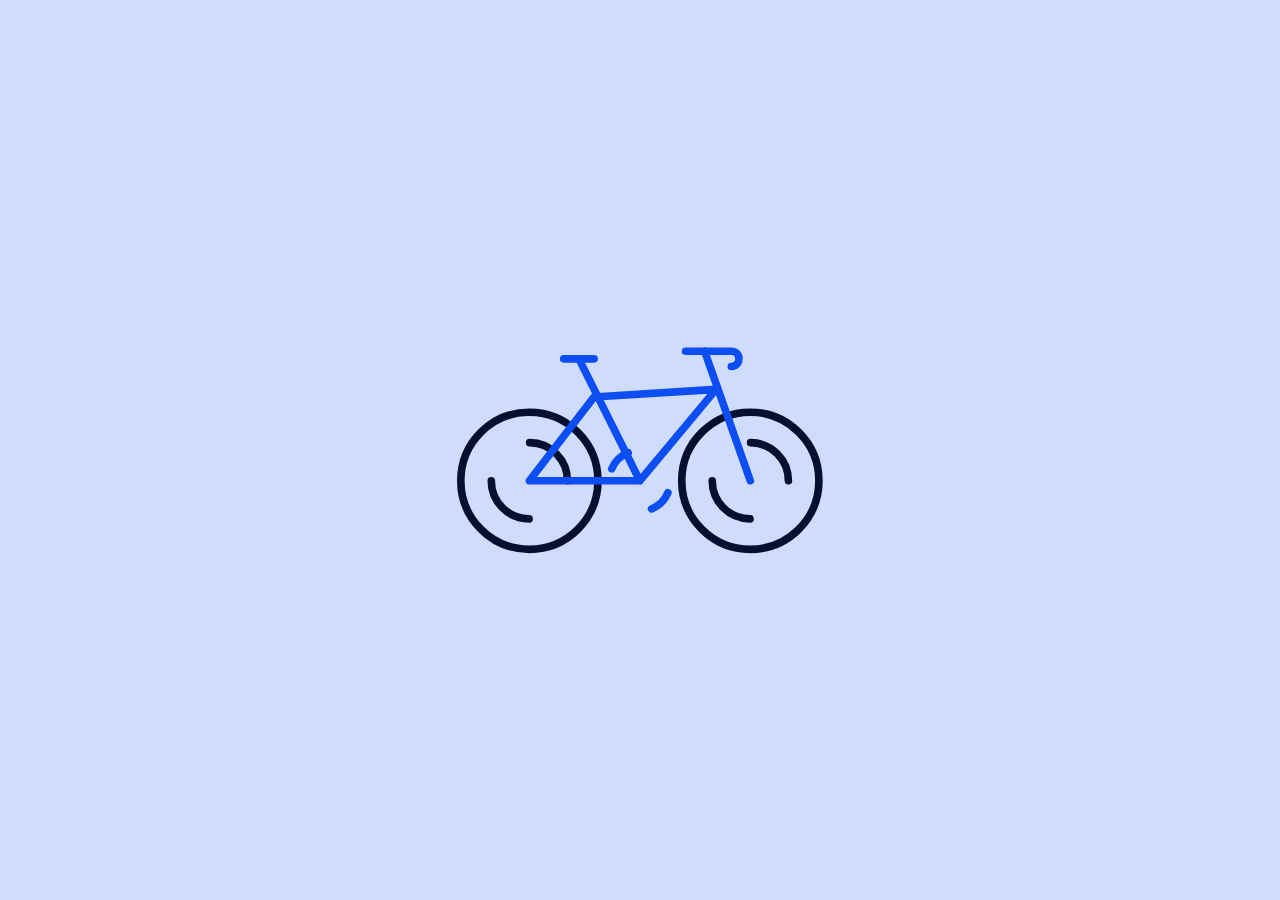
<file: Bicycle preloader/index.html>
<!DOCTYPE html>
<html lang="en">
<head>
    <meta charset="UTF-8">
    <meta name="viewport" content="width=device-width, initial-scale=1.0">
    <title>Bycicle Preloader - Gevstack</title>

    <link rel="stylesheet" href="styles.css">
</head>
<body>
    <svg class="bike" viewBox="0 0 48 30" width="48px" height="30px">
        <g fill="none" stroke="currentColor" stroke-linecap="round" stroke-linejoin="round" stroke-width="1">
            <g transform="translate(9.5,19)">
                <circle class="bike__tire" r="9" stroke-dasharray="56.549 56.549" />
                <g class="bike__spokes-spin" stroke-dasharray="31.416 31.416" stroke-dashoffset="-23.562">
                    <circle class="bike__spokes" r="5" />
                    <circle class="bike__spokes" r="5" transform="rotate(180,0,0)" />
                </g>
            </g>
            <g transform="translate(24,19)">
                <g class="bike__pedals-spin" stroke-dasharray="25.133 25.133" stroke-dashoffset="-21.991" transform="rotate(67.5,0,0)">
                    <circle class="bike__pedals" r="4" />
                    <circle class="bike__pedals" r="4" transform="rotate(180,0,0)" />
                </g>
            </g>
            <g transform="translate(38.5,19)">
                <circle class="bike__tire" r="9" stroke-dasharray="56.549 56.549" />
                <g class="bike__spokes-spin" stroke-dasharray="31.416 31.416" stroke-dashoffset="-23.562">
                    <circle class="bike__spokes" r="5" />
                    <circle class="bike__spokes" r="5" transform="rotate(180,0,0)" />
                </g>
            </g>
            <polyline class="bike__seat" points="14 3,18 3" stroke-dasharray="5 5" />
            <polyline class="bike__body" points="16 3,24 19,9.5 19,18 8,34 7,24 19" stroke-dasharray="79 79" />
            <path class="bike__handlebars" d="m30,2h6s1,0,1,1-1,1-1,1" stroke-dasharray="10 10" />
            <polyline class="bike__front" points="32.5 2,38.5 19" stroke-dasharray="19 19" />
        </g>
    </svg>
</body>
</html>
</file>
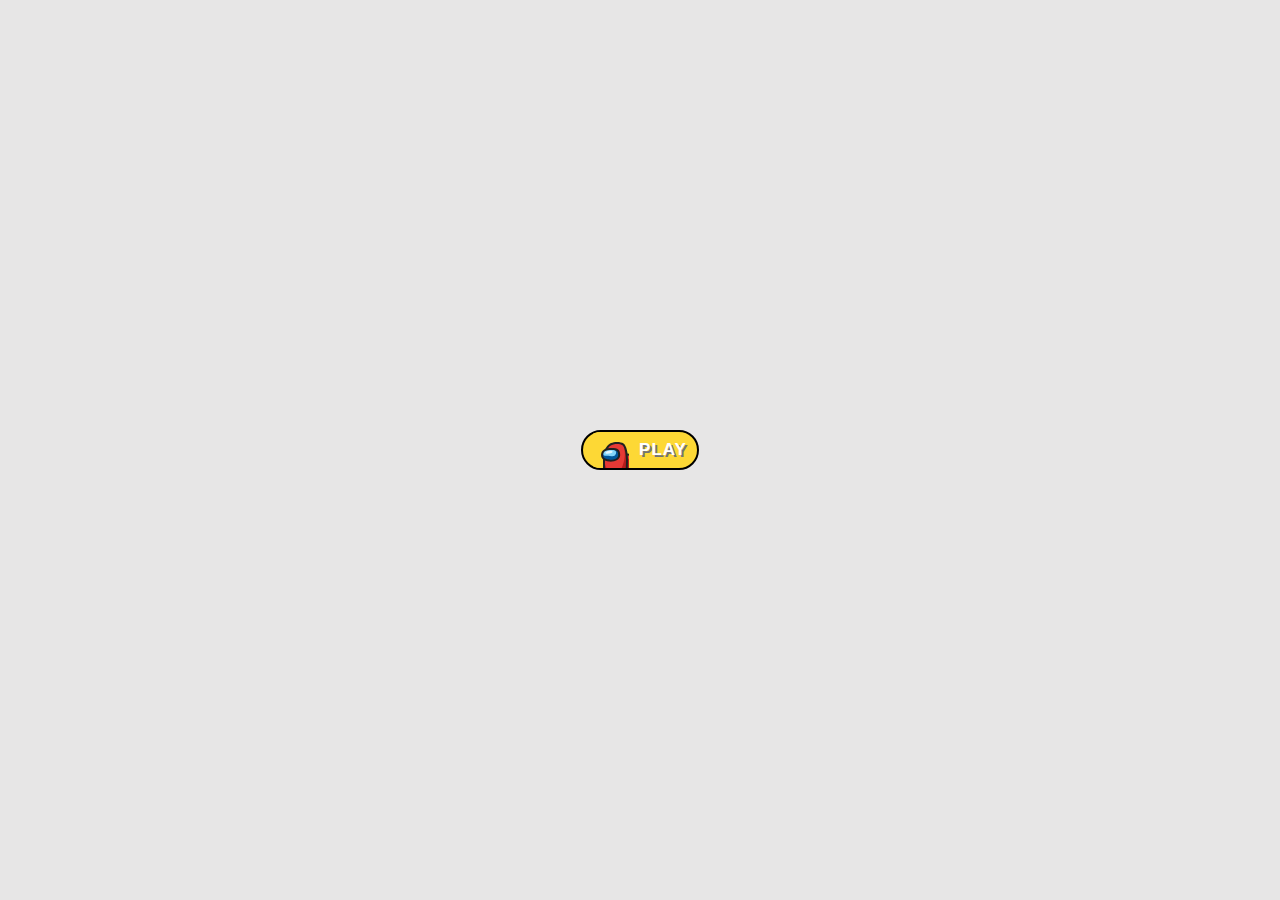
<file: button-among us/index.html>
<!DOCTYPE html>
<html lang="en">
<head>
    <meta charset="UTF-8">
    <meta name="viewport" content="width=device-width, initial-scale=1.0">
    <title>Amoung Us Button </title>
    <link rel="stylesheet" href="style.css">
</head>
<body>
    <button>
        <svg
          xmlns="http://www.w3.org/2000/svg"
          viewBox="0 0 36 36"
          width="36px"
          height="36px"
        >
          <rect width="36" height="36" x="0" y="0" fill="#fdd835"></rect>
          <path
            fill="#e53935"
            d="M38.67,42H11.52C11.27,40.62,11,38.57,11,36c0-5,0-11,0-11s1.44-7.39,3.22-9.59 c1.67-2.06,2.76-3.48,6.78-4.41c3-0.7,7.13-0.23,9,1c2.15,1.42,3.37,6.67,3.81,11.29c1.49-0.3,5.21,0.2,5.5,1.28 C40.89,30.29,39.48,38.31,38.67,42z"
          ></path>
          <path
            fill="#b71c1c"
            d="M39.02,42H11.99c-0.22-2.67-0.48-7.05-0.49-12.72c0.83,4.18,1.63,9.59,6.98,9.79 c3.48,0.12,8.27,0.55,9.83-2.45c1.57-3,3.72-8.95,3.51-15.62c-0.19-5.84-1.75-8.2-2.13-8.7c0.59,0.66,3.74,4.49,4.01,11.7 c0.03,0.83,0.06,1.72,0.08,2.66c4.21-0.15,5.93,1.5,6.07,2.35C40.68,33.85,39.8,38.9,39.02,42z"
          ></path>
          <path
            fill="#212121"
            d="M35,27.17c0,3.67-0.28,11.2-0.42,14.83h-2C32.72,38.42,33,30.83,33,27.17 c0-5.54-1.46-12.65-3.55-14.02c-1.65-1.08-5.49-1.48-8.23-0.85c-3.62,0.83-4.57,1.99-6.14,3.92L15,16.32 c-1.31,1.6-2.59,6.92-3,8.96v10.8c0,2.58,0.28,4.61,0.54,5.92H10.5c-0.25-1.41-0.5-3.42-0.5-5.92l0.02-11.09 c0.15-0.77,1.55-7.63,3.43-9.94l0.08-0.09c1.65-2.03,2.96-3.63,7.25-4.61c3.28-0.76,7.67-0.25,9.77,1.13 C33.79,13.6,35,22.23,35,27.17z"
          ></path>
          <path
            fill="#01579b"
            d="M17.165,17.283c5.217-0.055,9.391,0.283,9,6.011c-0.391,5.728-8.478,5.533-9.391,5.337 c-0.913-0.196-7.826-0.043-7.696-5.337C9.209,18,13.645,17.32,17.165,17.283z"
          ></path>
          <path
            fill="#212121"
            d="M40.739,37.38c-0.28,1.99-0.69,3.53-1.22,4.62h-2.43c0.25-0.19,1.13-1.11,1.67-4.9 c0.57-4-0.23-11.79-0.93-12.78c-0.4-0.4-2.63-0.8-4.37-0.89l0.1-1.99c1.04,0.05,4.53,0.31,5.71,1.49 C40.689,24.36,41.289,33.53,40.739,37.38z"
          ></path>
          <path
            fill="#81d4fa"
            d="M10.154,20.201c0.261,2.059-0.196,3.351,2.543,3.546s8.076,1.022,9.402-0.554 c1.326-1.576,1.75-4.365-0.891-5.267C19.336,17.287,12.959,16.251,10.154,20.201z"
          ></path>
          <path
            fill="#212121"
            d="M17.615,29.677c-0.502,0-0.873-0.03-1.052-0.069c-0.086-0.019-0.236-0.035-0.434-0.06 c-5.344-0.679-8.053-2.784-8.052-6.255c0.001-2.698,1.17-7.238,8.986-7.32l0.181-0.002c3.444-0.038,6.414-0.068,8.272,1.818 c1.173,1.191,1.712,3,1.647,5.53c-0.044,1.688-0.785,3.147-2.144,4.217C22.785,29.296,19.388,29.677,17.615,29.677z M17.086,17.973 c-7.006,0.074-7.008,4.023-7.008,5.321c-0.001,3.109,3.598,3.926,6.305,4.27c0.273,0.035,0.48,0.063,0.601,0.089 c0.563,0.101,4.68,0.035,6.855-1.732c0.865-0.702,1.299-1.57,1.326-2.653c0.051-1.958-0.301-3.291-1.073-4.075 c-1.262-1.281-3.834-1.255-6.825-1.222L17.086,17.973z"
          ></path>
          <path
            fill="#e1f5fe"
            d="M15.078,19.043c1.957-0.326,5.122-0.529,4.435,1.304c-0.489,1.304-7.185,2.185-7.185,0.652 C12.328,19.467,15.078,19.043,15.078,19.043z"
          ></path>
        </svg>
        <span class="now">now!</span>
        <span class="play">play</span>
      </button>
      
</body>
</html>
</file>
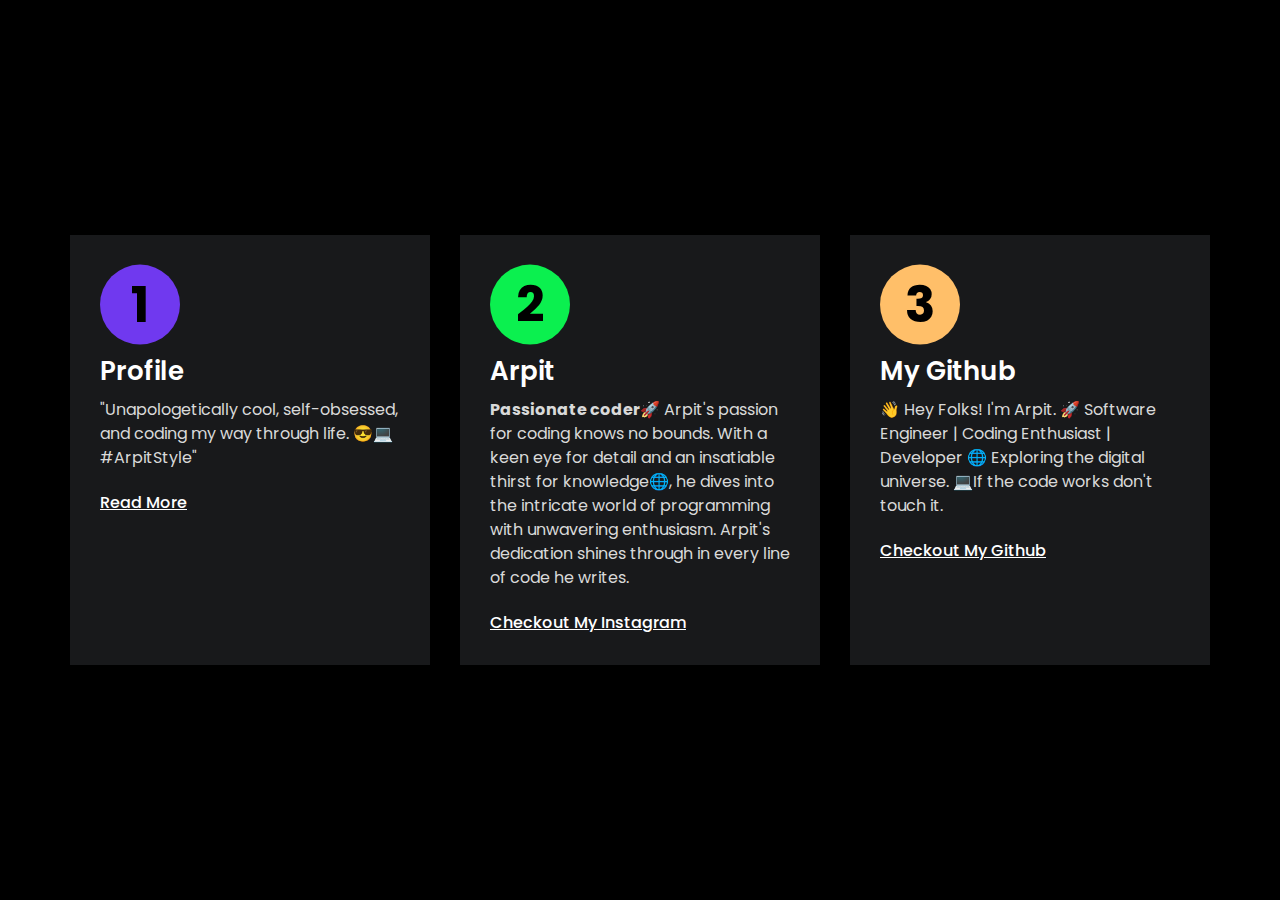
<file: Card effect/index.html>
<!DOCTYPE html>
<html lang="en">
<head>
    <meta charset="UTF-8">
    <meta name="viewport" content="width=device-width, initial-scale=1.0">
    <title>Card Hover Effect</title>

    <link rel="stylesheet" href="styles.css">
</head>
<body>
    <section class="section">
        <div class="container">
            <div class="section-cards">
                <div class="section-card">
                    <span>1</span>
                    <h2>Profile</h2>
                    <p>"Unapologetically cool, self-obsessed, and coding my way through life. 😎💻 #ArpitStyle"</p>
                    <a href="#">read more</a>
                </div>
                <div class="section-card">
                    <span>2</span>
                    <h2>Arpit</h2>
                    <p><b>Passionate coder</b>🚀 Arpit's passion for coding knows no bounds. With a keen eye for detail and an insatiable thirst for knowledge🌐, he dives into the intricate world of programming with unwavering enthusiasm. Arpit's dedication shines through in every line of code he writes.</p>
                    <a href="https://www.instagram.com/guy_named_arpit/" target="_blank">Checkout My Instagram</a>
                </div>
                <div class="section-card">
                    <span>3</span>
                    <h2>My Github</h2>
                    <p>👋 Hey Folks! I'm Arpit. 🚀 Software Engineer | Coding Enthusiast | Developer 🌐 Exploring the digital universe. 💻If the code works don't touch it.</p>
                    <a href="https://github.com/TrainingArpit" target="_blank">Checkout my Github</a>
                </div>
            </div>
        </div>
    </section>

</body>
</html>
</file>
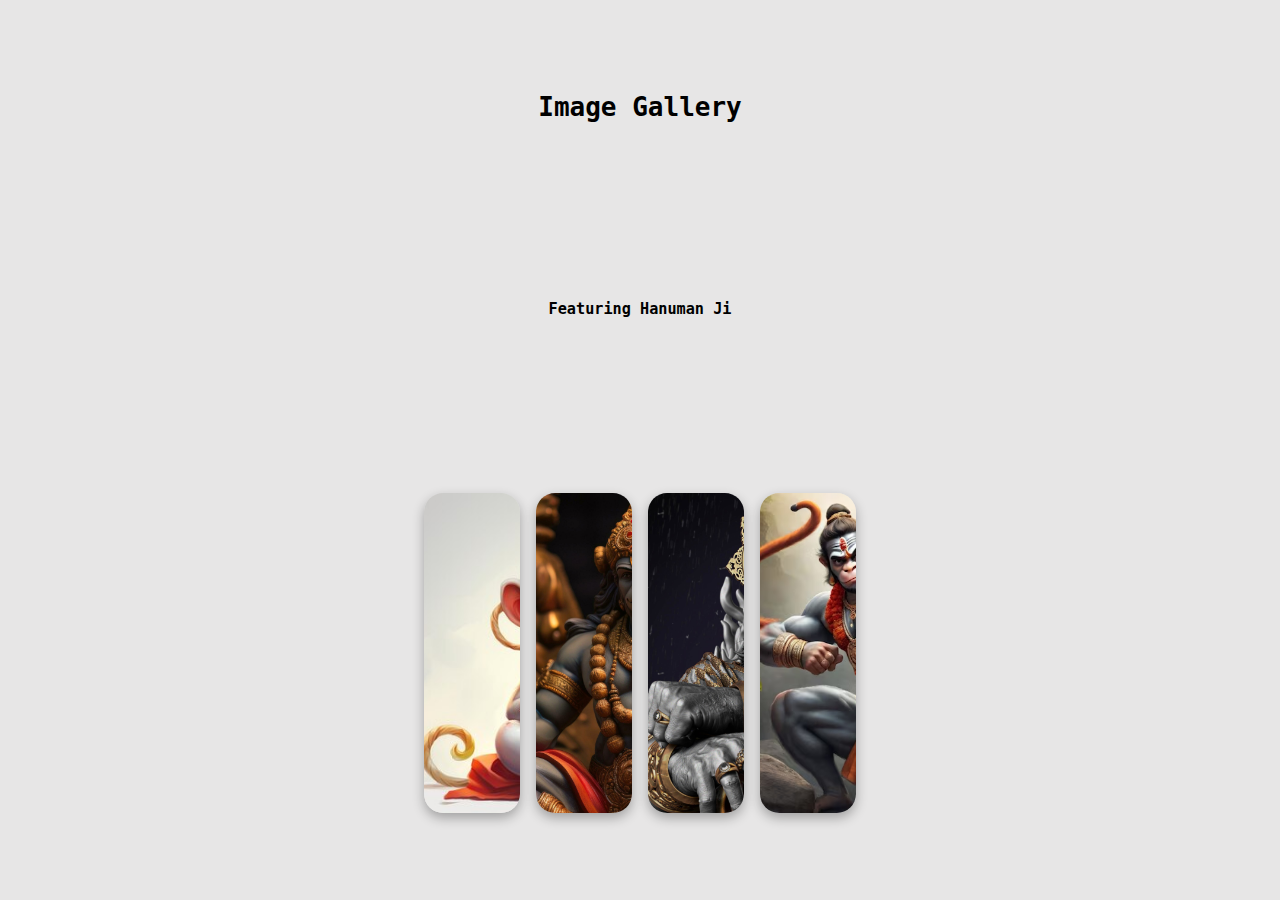
<file: Image Gallery/index.html>
<!DOCTYPE html>
<html lang="en">
    <head>
        <meta charset="UTF-8">
        <title>Image Gallery</title>
        <meta name="viewport" content="width=device-width, initial-scale=1.0">
        <link rel="stylesheet" href="styles.css">
    </head>
    <body>
        <h1><samp>Image Gallery</samp></h1>
        <h3><samp>Featuring Hanuman Ji</samp></h3>
        <div class="gallery">
            <figure class="card">
                <img
                    src="images/rendering-lord-hanuman-monkey-statue-ai-generated-image_905368-1087.jpg"
                    alt="Lakeview Elegance preview"
                >
            </figure>
            <figure class="card">
                <img
                    src="images/lord-hanuman-ai-art-3840x2160-14691.jpg"
                    alt="Skyline Oasis preview"
                >
            </figure>
            <figure class="card">
                <img
                    src="images/lord-hanuman-hindu-3840x2160-14681.jpg"
                    alt="Vista Paradiso preview"
                >
            </figure>
            <figure class="card">
                <img
                    src="images/lord-hanuman-god-powerful-angry-mode-3d-ai-generated_1020331-1162.avif"
                    alt="Villa Verde preview"
                >
            </figure>
        </div>            
    </body>
</html>
</file>
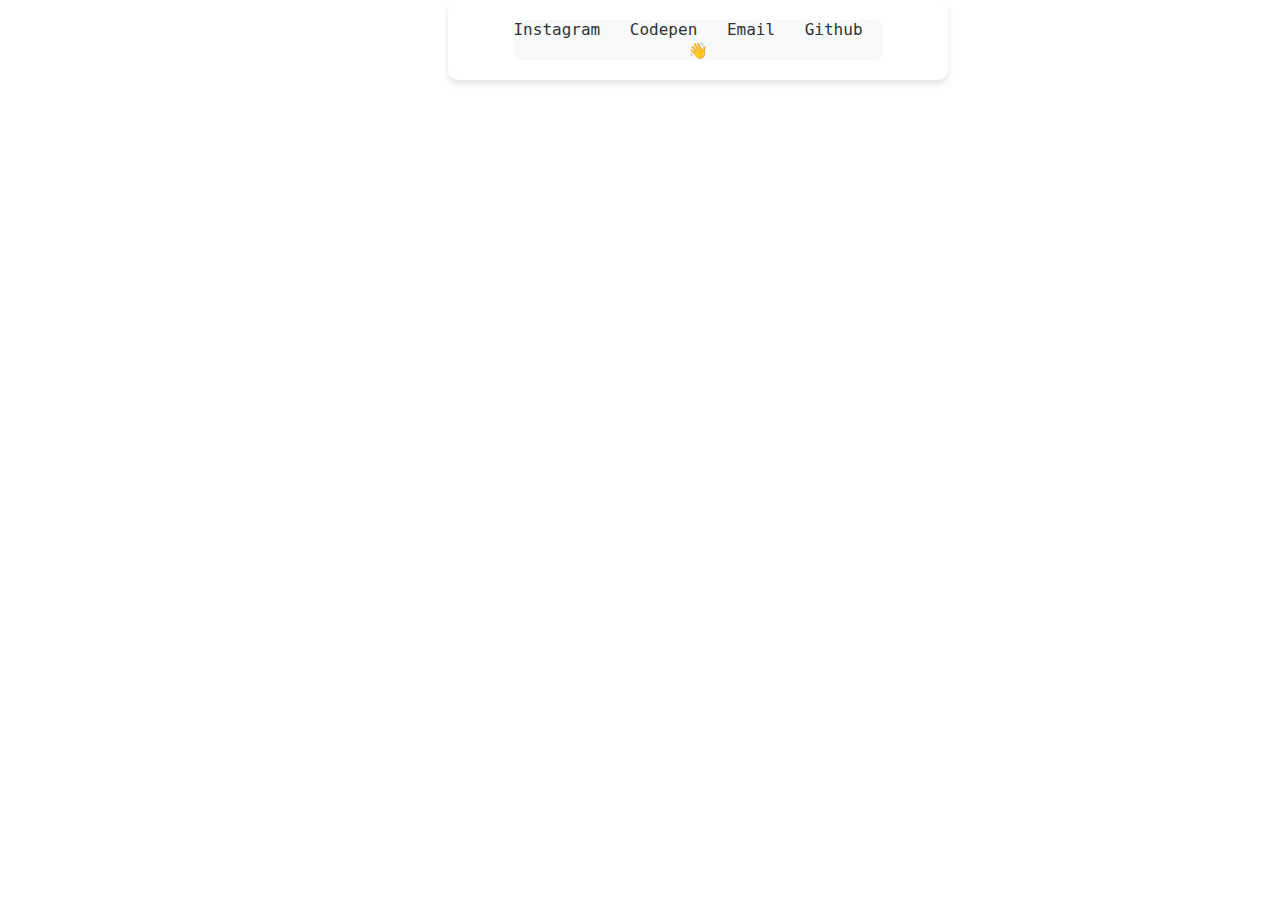
<file: Navigation bar/index.html>
<!DOCTYPE html>
<html lang="en">
<head>
    <meta charset="UTF-8">
    <meta name="viewport" content="width=device-width, initial-scale=1.0">
    <title>Navbar</title>
    <link rel="stylesheet" href="style.css">
</head>
<body>
    <div class="bar">
        <ul>
          <li><a href="https://www.instagram.com/guy_named_arpit/">Instagram</a></li>
          <li><a href="https://codepen.io/">Codepen</a></li>
          <li><a href="mailto:arpitt9378@gmail.com">Email</a></li>
          <li><a href="https://github.com/TrainingArpit">Github</a></li>
          <li>
            <p>👋</p>
          </li>
        </ul>
      </div>
</body>
</html>
</file>
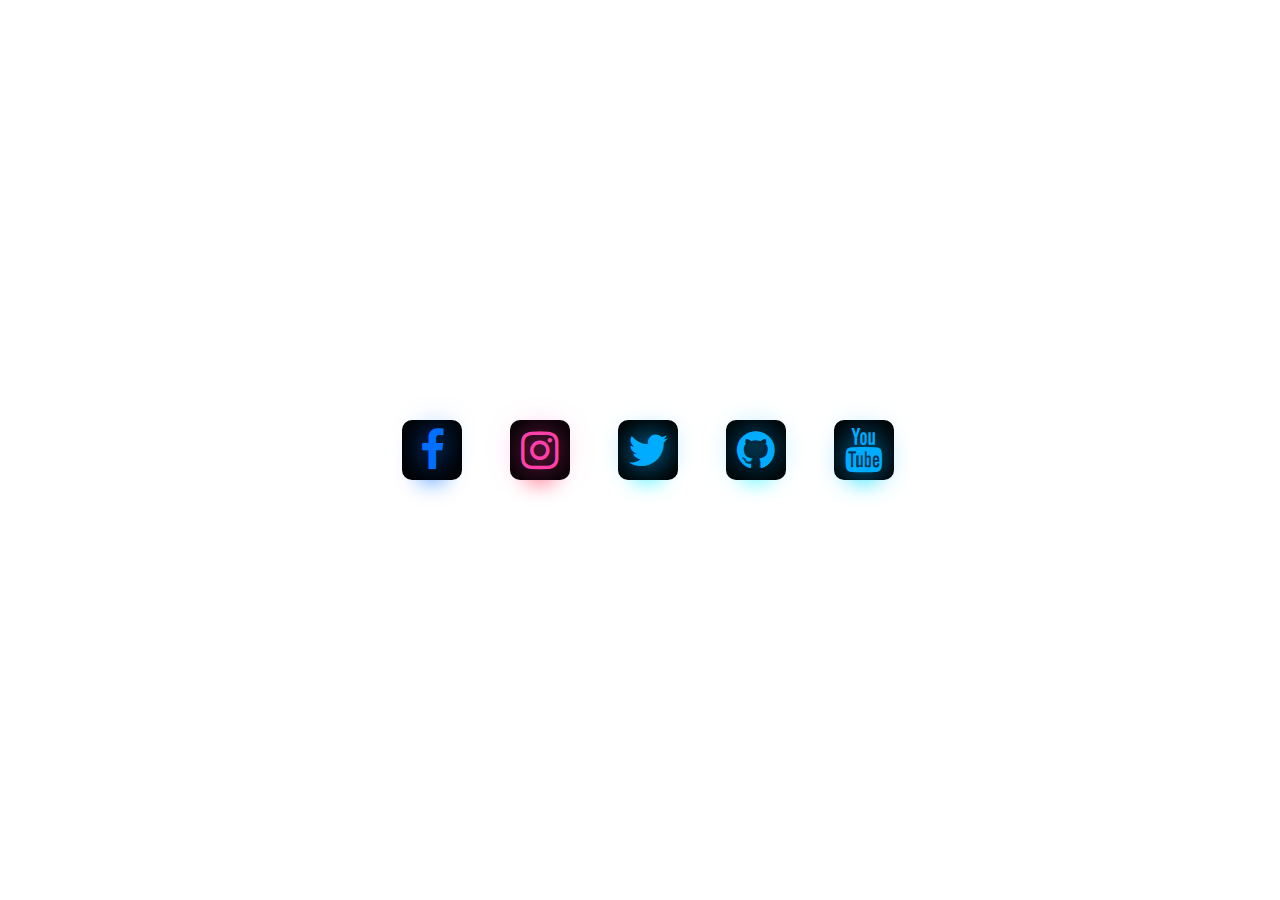
<file: Social media Icons/index.html>
<!doctype html>
<html>
<head>
<title>Social Media Icons using HTML and css</title>
</head>
<link rel="stylesheet" type="text/css" href="index.css">
<link rel="stylesheet" href="https://stackpath.bootstrapcdn.com/font-awesome/4.7.0/css/font-awesome.min.css">
<body>
<div class="container">
<div class="btn fb-btn">
<a href="https://en-gb.facebook.com/"><i class="fa fa-facebook" aria-hidden="true" id="fb"></i></a>
</div>
<div class="btn ig-btn">
<a href="https://www.instagram.com/guy_named_arpit/"><i class="fa fa-instagram" aria-hidden="true" id="ig"></i></a>
</div>
<div class="btn tw-btn">
<a href="https://www.twitter.com/"><i class="fa fa-twitter" aria-hidden="true" id="tw"></i></a>
</div>
<div class="btn tw-btn">
 <a href="https://github.com/TrainingArpit"><i class="fa fa-github" aria-hidden="true" id="tw"></i></a>
</div>
<div class="btn tw-btn">
<a href="https://www.youtube.com/"><i class="fa fa-youtube" aria-hidden="true" id="tw"></i></a>
</div>
</div>
</body>
</html>
</file>
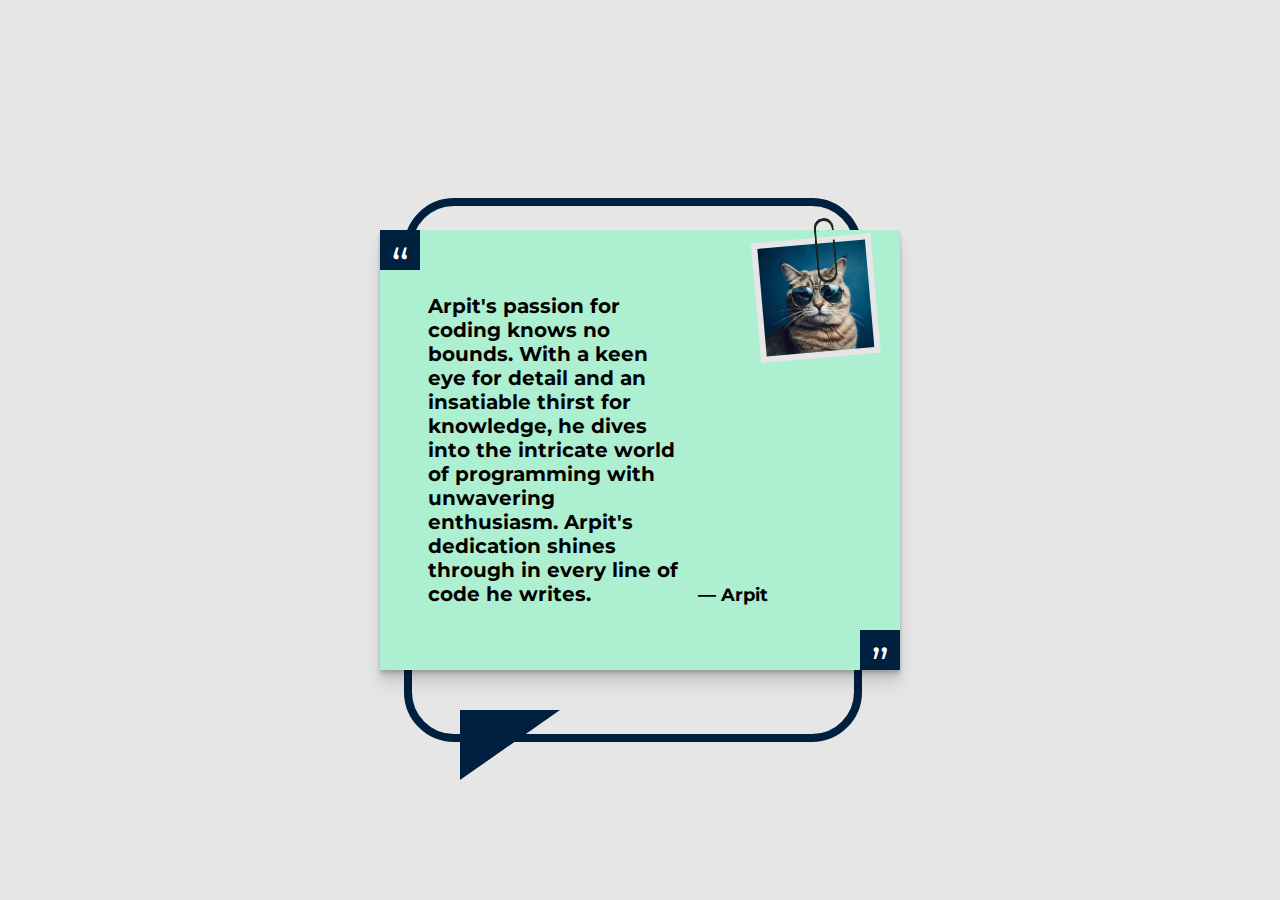
<file: Testimonial-card/index.html>
<!DOCTYPE html>
<html lang="en">
<head>
    <meta charset="UTF-8">
    <meta name="viewport" content="width=device-width, initial-scale=1.0">
    <title>Testimonial Cards</title>
    <link rel="stylesheet" href="style.css">
</head>
<body>
    <div class="testimonial">
        <span class="open quote">“</span>
        <div class="image">
            <div class="clip"></div>
            <img src="profile-img/funny-cat-with-sunglasses-ai-generated_666746-3351.avif">
        </div>
        <p>Arpit's passion for coding knows no bounds. With a keen eye for detail and an insatiable thirst for knowledge, he dives into the intricate world of programming with unwavering enthusiasm. Arpit's dedication shines through in every line of code he writes.</p>
        <div class="source">		
            <span> Arpit</span>
        </div>
        <span class="close quote">”</span>
    </div>
</body>
</html>
</file>
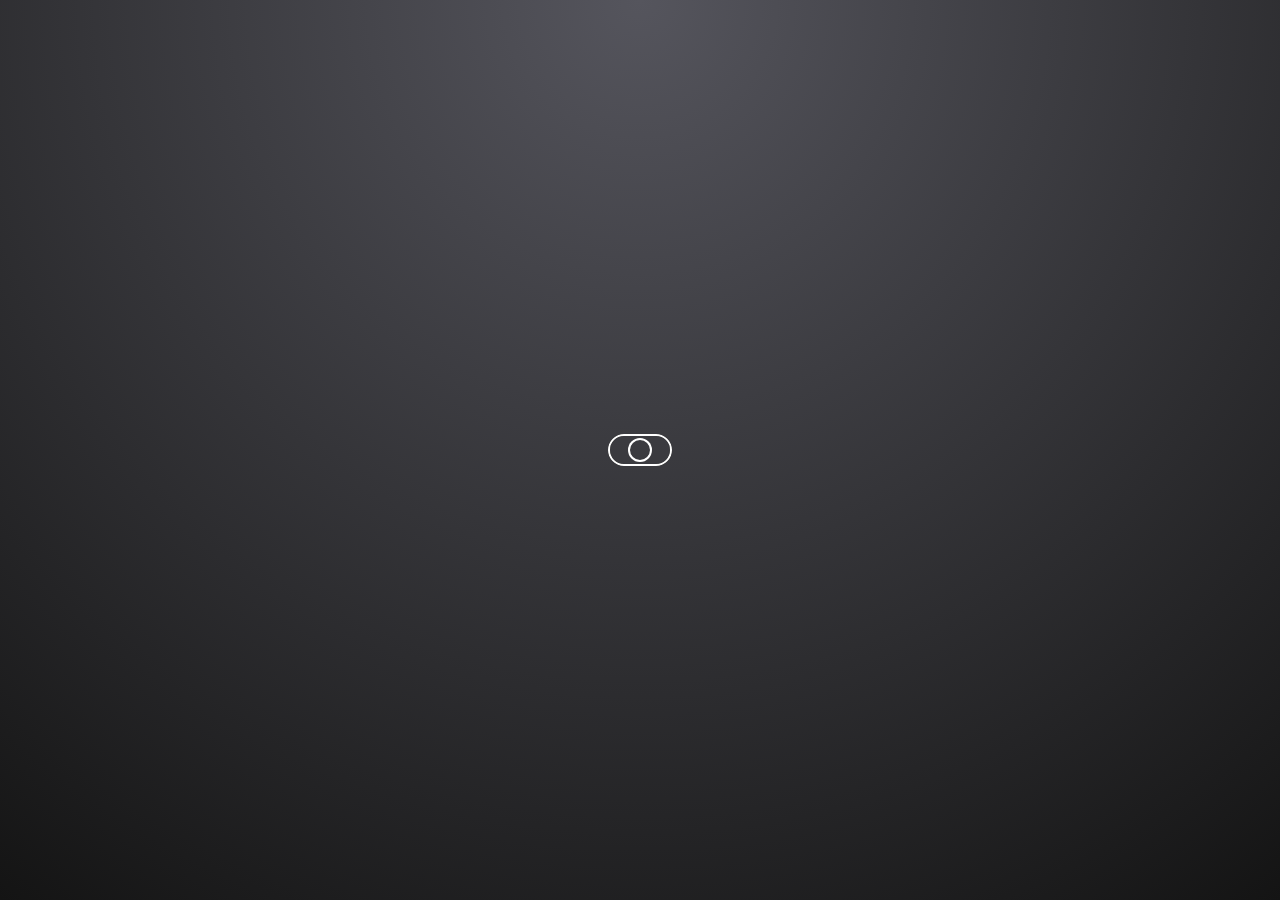
<file: Toggle switch/index.html>
<!DOCTYPE html>
<html lang="en">
<head>
    <meta charset="UTF-8">
    <meta name="viewport" content="width=device-width, initial-scale=1.0">
    <title> Toggle Switches</title>

    <link rel="stylesheet" href="styles.css">
</head>
<body>
    <label class="switch">
        <input type="checkbox" hidden>
        <div class="switch__wrapper">
            <div class="switch__toggle"></div>
        </div>
    </label>
</body>
</html>
</file>
<file: Bicycle preloader/styles.css>
* {
	border: 0;
	box-sizing: border-box;
	margin: 0;
	padding: 0;
}
:root {
	--hue: 223;
	--bg: hsl(var(--hue),90%,90%);
	--fg: hsl(var(--hue),90%,10%);
	--primary: hsl(var(--hue),90%,50%);
	--trans-dur: 0.3s;
	font-size: calc(16px + (32 - 16) * (100vw - 320px) / (2560 - 320));
}
body {
	background-color: var(--bg);
	color: var(--fg);
	display: flex;
	font: 1em/1.5 sans-serif;
	height: 100vh;
	transition:
		background-color var(--trans-dur),
		color var(--trans-dur);
}
.bike {
	display: block;
	margin: auto;
	width: 16em;
	height: auto;
}
.bike__body,
.bike__front,
.bike__handlebars,
.bike__pedals,
.bike__pedals-spin,
.bike__seat,
.bike__spokes,
.bike__spokes-spin,
.bike__tire {
	animation: bikeBody 3s ease-in-out infinite;
	stroke: var(--primary);
	transition: stroke var(--trans-dur);
}
.bike__front {
	animation-name: bikeFront;
}
.bike__handlebars {
	animation-name: bikeHandlebars;
}
.bike__pedals {
	animation-name: bikePedals;
}
.bike__pedals-spin {
	animation-name: bikePedalsSpin;
}
.bike__seat {
	animation-name: bikeSeat;
}
.bike__spokes,
.bike__tire {
	stroke: currentColor;
}
.bike__spokes {
	animation-name: bikeSpokes;
}
.bike__spokes-spin {
	animation-name: bikeSpokesSpin;
}
.bike__tire {
	animation-name: bikeTire;
}

/* Dark theme */
@media (prefers-color-scheme: dark) {
	:root {
		--bg: hsl(var(--hue),90%,10%);
		--fg: hsl(var(--hue),90%,90%);
	}
}

/* Animations */
@keyframes bikeBody {
	from { stroke-dashoffset: 79; }
	33%,
	67% { stroke-dashoffset: 0; }
	to { stroke-dashoffset: -79; }
}
@keyframes bikeFront {
	from { stroke-dashoffset: 19; }
	33%,
	67% { stroke-dashoffset: 0; }
	to { stroke-dashoffset: -19; }
}
@keyframes bikeHandlebars {
	from { stroke-dashoffset: 10; }
	33%,
	67% { stroke-dashoffset: 0; }
	to { stroke-dashoffset: -10; }
}
@keyframes bikePedals {
	from {
		animation-timing-function: ease-in;
		stroke-dashoffset: -25.133;
	}
	33%,
	67% {
		animation-timing-function: ease-out;
		stroke-dashoffset: -21.991;
	}
	to {
		stroke-dashoffset: -25.133;
	}
}
@keyframes bikePedalsSpin {
	from { transform: rotate(0.1875turn); }
	to { transform: rotate(3.1875turn); }
}
@keyframes bikeSeat {
	from { stroke-dashoffset: 5; }
	33%,
	67% { stroke-dashoffset: 0; }
	to { stroke-dashoffset: -5; }
}
@keyframes bikeSpokes {
	from {
		animation-timing-function: ease-in;
		stroke-dashoffset: -31.416;
	}
	33%,
	67% {
		animation-timing-function: ease-out;
		stroke-dashoffset: -23.562;
	}
	to {
		stroke-dashoffset: -31.416;
	}
}
@keyframes bikeSpokesSpin {
	from { transform: rotate(0); }
	to { transform: rotate(3turn); }
}
@keyframes bikeTire {
	from {
		animation-timing-function: ease-in;
		stroke-dashoffset: 56.549;
		transform: rotate(0);
	}
	33% {
		stroke-dashoffset: 0;
		transform: rotate(0.33turn);
	}
	67% {
		animation-timing-function: ease-out;
		stroke-dashoffset: 0;
		transform: rotate(0.67turn);
	}
	to {
		stroke-dashoffset: -56.549;
		transform: rotate(1turn);
	}
}
</file>
<file: button-among us/style.css>
* {
    padding: 0;
    margin: 0;
    box-sizing: border-box;
}

body {
    height: 100vh;
    display: flex;
    align-items: center;
    justify-content: center;
    background: #E7E6E6;
}
button {
    display: flex;
    align-items: center;
    justify-content: center;
    gap: 10px;
    padding: 0 10px;
    color: white;
    text-shadow: 2px 2px rgb(116, 116, 116);
    text-transform: uppercase;
    cursor: pointer;
    border: solid 2px black;
    letter-spacing: 1px;
    font-weight: 600;
    font-size: 17px;
    background-color: hsl(49deg 98% 60%);
    border-radius: 50px;
    position: relative;
    overflow: hidden;
    transition: all 0.5s ease;
  }
  
  button:active {
    transform: scale(0.9);
    transition: all 100ms ease;
  }
  
  button svg {
    transition: all 0.5s ease;
    z-index: 2;
  }
  
  .play {
    transition: all 0.5s ease;
    transition-delay: 300ms;
  }
  
  button:hover svg {
    transform: scale(3) translate(50%);
  }
  
  .now {
    position: absolute;
    left: 0;
    transform: translateX(-100%);
    transition: all 0.5s ease;
    z-index: 2;
  }
  
  button:hover .now {
    transform: translateX(10px);
    transition-delay: 300ms;
  }
  
  button:hover .play {
    transform: translateX(200%);
    transition-delay: 300ms;
  }
</file>
<file: Card effect/styles.css>
@import url('https://fonts.googleapis.com/css2?family=Allura&family=Nunito:wght@200;400;500;600;800&family=Poppins:wght@100;200;300;400;500;600;700;800;900&display=swap');
    *{
        margin: 0;
        padding: 0;
        box-sizing: border-box;
    }
    body{
       font-family: 'Poppins', sans-serif;
        background-color: hsl(0, 0%, 0%);
        font-size: 16px;
    }
    .container{
        max-width: 1170px;
        padding: 0 15px;
        margin: auto;
    }
    .section{
        padding: 80px 0;
        min-height: 100vh;
        display: flex;
    }
    .section-cards{
        display: grid;
        grid-template-columns: repeat(3, 1fr);
        gap: 30px;
    }
    .section-card{
        background-color: hsl(220, 6%, 10%);
        padding: 120px 30px 30px;
        position: relative;
        z-index: 1;
    }
    .section-card:nth-child(1){
        --color: #7039ef;
    }
    .section-card:nth-child(2){
        --color: #0bf04f;
    }
    .section-card:nth-child(3){
        --color: #FFBF69;
    }
    .section-card::before{
        content: '';
        position: absolute;
        left: 0;
        top: 0;
        height: 100%;
        width: 100%;
        background-color: var(--color);
        z-index: -1;
        clip-path: circle(40px at 70px 70px);
        transition: clip-path 1s ease;
    }
    .section-card:hover::before{
        clip-path: circle(100%);
    }
    .section-card span{
        position: absolute;
        left: 0;
        top: 0;
        height: 80px;
        width: 80px;
        font-size: 50px;
        font-weight: bold;
        transform: translate(30px, 30px);
        display: flex;
        align-items: center;
        justify-content: center;
        color: hsl(0, 0%, 0%);
        transition: transform 1s ease;
    }
    .section-card:hover span{
        transform: translate(0, 30px);
    }
    
    .section-card h2{
        font-size: 26px;
        color: hsl(0, 0%, 100%);
        font-weight: 600;
        text-transform: capitalize;
        margin-bottom: 10px;
        line-height: 1.3;
    }
    .section-card p{
        color: hsl(0, 0%, 85%);
        line-height: 1.5;
    }
    .section-card a{
        display: inline-block;
        text-transform: capitalize;
        color: hsl(0, 0%, 100%);
        margin-top: 20px;
        font-weight: 500;
    }
    .section-card a,
    .section-card h2,
    .section-card p{
        transition: color 1s ease;
    }
    .section-card:hover a,
    .section-card:hover h2,
    .section-card:hover p{
        color: hsl(0, 0%, 0%);
    }
    @media(max-width:991px){
        .section-cards{
            grid-template-columns: repeat(2, 1fr);
        }
    }
    @media(max-width:575px){
        .section-cards{
            grid-template-columns: repeat(1, 1fr);
        }
    }
</file>
<file: Image Gallery/styles.css>
:root {
    --background:  #E7E6E6;
}

* {
    margin: 0;
    padding: 0;
    box-sizing: border-box;  
}

body {
    background-color: var(--background);
    display: grid;
    place-items: center;
    height: 100vh;
}

.gallery {
    display: flex;
    gap: 1rem;
    max-width: 80rem;
}

.card {
    position: relative;
    left: 0;
    width: 6rem;
    border-radius: 1.2rem;
    height: 20rem;
    overflow: hidden;
    background-color: var(--background);
    transition: 0.4s ease-in-out;
    box-shadow: 0 5px 12px rgba(0, 0, 0, 0.3);
    flex: 0.25;
}

.card img {
    position: relative;
    height: 20rem;
    object-fit: cover;   
}

.card:hover {
    flex: 2;
    font-weight: bold;
    cursor: pointer;
    border-radius: 1rem;
}

/* polish images center */
.card:nth-child(1) img {
    left: -8rem;
}

.card:nth-child(2) img {
    left: -16rem;
}

.card:nth-child(3) img {
    left: -8rem;
}

.card:nth-child(4) img {
    left: -6rem;
}
</file>
<file: Navigation bar/style.css>
* {
    box-sizing: border-box;
    margin: 0;
    padding: 0;
}

body {
    overflow: hidden;    
}
.bar {
    left:35%;
    position:relative;
    height:80px;
    width:500px;
    justify-content: center;
    background-color: transparent;  
    border-radius: 10px; 
    box-shadow: 0 4px 6px rgba(0, 0, 0, 0.1); 
    padding: 20px; 
    text-align: center; 
  }
  
  .bar ul {
    list-style-type: none; 
    margin: 0;
    padding: 0;
    background-color: #f8f9fa; 
    border-radius: 8px; 
    display: inline-block; 
  }
  
  .bar li {
    display: inline; 
    margin-right: 20px; 
 }
  
  .bar li a {
    text-decoration: none; 
    color: #333333;
  }
  
  .bar li a:hover {
    color: #007bff; 
  }
  
ul {
    display: inline-grid;
    grid-auto-flow: row;
    grid-gap: 24px;
    justify-items: center;
    margin: auto;
    list-style: none;
  }
  
  @media (min-width: 500px) {
    ul {
      grid-auto-flow: column;
    }
  }
  
  a {
    color: white;
    text-decoration: none;
  }
  
  a:hover {
    box-shadow: inset 0 -1.2em 0 hsla(0, 0%, 100%, 0.4);
  }
  
  li:last-child {
    grid-column: 1 / 2;
    grid-row: 1 / 2;
  }
  
  li:hover ~ li p {
    animation: wave-animation 0.3s infinite;
  }
  
  
  div {
    display: flex;
    height: 100vh;
    width: 100%;
    background-color: #002a38;
    line-height: 1.3;
    font-family: Menlo, monospace;
  }
  
  @keyframes wave-animation {
    0%,
    100% {
      transform: rotate(0deg);
    }
    25% {
      transform: rotate(20deg);
    }
    75% {
      transform: rotate(-15deg);
    }
  }
</file>
<file: Social media Icons/index.css>
html,body
{
margin: 0;
padding: 0;
align-items: center;
justify-content: center;
height: 100%;
background: #fff;
}
.container
{
display: flex;
justify-content: center;
align-items: center;
height: 100%;
}
.btn
{
width: 60px;
height: 60px;
background-color: #000000;
display: flex;
align-items: center;
justify-content: center;
margin-left: 2em;
margin-right: 1em;
cursor: pointer;
transition: all 0.3s;
border-radius: 10px;
}
i.fa
{
font-size: 44px;
box-shadow: 0 2px 4px rgba(0, 0, 0, 0.3);
}
#fb
{
color: #006fff;
text-shadow: 0 0 30px #006fff;
}
#ig
{
color: #ff40a9;
text-shadow: 0 0 30px #ff40a9;
}
#tw
{
color: #00acff;
text-shadow: 0 0 30px #00acff;
}

.btn.fb-btn
{
box-shadow: 0 20px 20px -17px rgba(0,111,255,0.53);
}
.btn.fb-btn:hover
{
transform: scale(1.2);
box-shadow: 0 30px 45px -15px rgba(0,111,255,0.65);
}
.btn.ig-btn
{
box-shadow: 0 20px 20px -17px rgba(255,16,39,0.5);
}
.btn.ig-btn:hover
{
transform: scale(1.2);
box-shadow: 0 30px 45px -15px rgba(255,16,39,0.57);
}
.btn.tw-btn
{
box-shadow: 0 20px 20px -17px rgba(0,255,255,0.53);
}
.btn.tw-btn:hover
{
transform: scale(1.2);
box-shadow: 0 30px 45px -15px rgba(0,111,255,0.6);
}
</file>
<file: Testimonial-card/style.css>
@import url('https://fonts.googleapis.com/css2?family=Montserrat:ital,wght@0,100..900;1,100..900&display=swap');

* {
  padding: 0;
  margin: 0;
  box-sizing: border-box;
  font-family: "Montserrat", sans-serif;
}

body {
  display: flex;
  justify-content: center;
  align-items: center;
  min-height: 100vh;
  overflow: hidden;
  background: #E7E6E6;
}

.testimonial {
  width: 520px;
  max-width: 100%;
  background: #ADEFD1FF;
  padding: 4em 3em;
  display: flex;
  align-items: flex-end;
  position: relative;
  box-shadow: 0 2px 2px rgba(0, 0, 0, 0.075), 0 3px 3px rgba(0, 0, 0, 0.075), 0 5px 5px rgba(0, 0, 0, 0.075), 0 9px 9px rgba(0, 0, 0, 0.075), 0 17px 17px rgba(0, 0, 0, 0.075);
  position: relative;
}
.testimonial:after {
  content: "";
  border: 8px solid #00203FFF;
  border-radius: 50px;
  width: 85%;
  height: 120%;
  position: absolute;
  z-index: -1;
  left: 1.5em;
  top: -2em;
}
.testimonial:before {
  content: "";
  position: absolute;
  bottom: -6.9em;
  left: 5em;
  z-index: 1;
  width: 0;
  height: 0;
  border-style: solid;
  border-width: 70px 100px 0 0;
  border-color: #00203FFF transparent transparent transparent;
}
.testimonial .quote {
  position: absolute;
  font-size: 3em;
  width: 40px;
  height: 40px;
  background: #00203FFF;
  color: #fff;
  text-align: center;
  line-height: 1.5;
}
.testimonial .quote.open {
  top: 0;
  left: 0;
}
.testimonial .quote.close {
  bottom: 0;
  right: 0;
}
.testimonial p {
  width: 60%;
  display: inline-block;
  font-weight: 700;
  font-size: 1.25em;
}
.testimonial .source {
  width: 40%;
  height: 100%;
  position: relative;
}
.testimonial .source span {
  display: inline-block;
  font-weight: bold;
  font-size: 1.15em;
  position: relative;
  margin-left: 1rem;
  text-align: right;
}
.testimonial .source span:before {
  content: "—";
  display: inline;
  margin-right: 5px 2px;
}
.testimonial .image {
  transform: rotate(-5deg);
  position: absolute;
  top: 0.5em;
  right: 1.5em;
}
.testimonial .image img {
  border: 6px solid #E7E6E6;
  margin: 0;
  height: 120px;
  width: 120px;
  padding: 0;
}
.testimonial .image .clip {
  border: 2px solid #222;
  border-right: none;
  height: 65px;
  width: 20px;
  position: absolute;
  right: 30%;
  top: -15%;
  border-radius: 25px;
}
.testimonial .image .clip:before {
  content: "";
  position: absolute;
  top: -1px;
  right: 0;
  height: 10px;
  width: 16px;
  border: 2px solid #222;
  border-bottom: none;
  border-top-left-radius: 25px;
  border-top-right-radius: 25px;
  z-index: 99;
}
.testimonial .image .clip:after {
  content: "";
  position: absolute;
  bottom: -1px;
  right: 0;
  height: 40px;
  width: 16px;
  border: 2px solid #222;
  border-top: none;
  border-bottom-left-radius: 25px;
  border-bottom-right-radius: 25px;
  z-index: 99;
}
</file>
<file: Toggle switch/styles.css>
* {
    padding: 0;
    margin: 0;
    box-sizing: border-box;
}

:root {
	--displacement: -0.1rem;
	--tremble: -10deg;
	--trembleF: 5deg;
	--iPos: 50%;
	--bPos: -75%;
	--fPos: -50%;
	--time: 430ms;
}

body {
	display: grid;
    place-items: center;
    overflow: hidden;
	height: 100vh;
	margin: 0;
	background: radial-gradient(circle at 50% 0%, #55555d, #141414);
}

.switch {
	margin: auto;
}

.switch__wrapper {
	position: relative;
	display: flex;
	align-items: center;
	justify-content: center;
	width: 4rem;
	height: 2rem;
	border: 2px solid rgb(255, 0, 0);
	border-radius: 99rem;
	transform-origin: left center;
	animation: checked__wrapper var(--time) ease-in forwards;
	mix-blend-mode: lighten;
}

.switch__wrapper::before,
.switch__wrapper::after {
	content: "";
	position: absolute;
	width: 100%;
	height: 100%;
	border: 2px solid #000;
	border-radius: inherit;
	transform-origin: inherit;
	animation: inherit;
	mix-blend-mode: inherit;
}

.switch__wrapper::before {
	--tremble: -12deg;
	--trembleF: -7deg;
	border-color: rgb(0, 255, 0);
	animation-delay: 50ms;
}

.switch__wrapper::after {
	--tremble: -8deg;
	--trembleF: -4deg;
	border-color: rgb(0, 0, 255);
	animation-delay: 75ms;
}

.switch__toggle {
	width: 1.5rem;
	height: 1.5rem;
	border-radius: 99rem;
	box-shadow: inset 0 0 0 2px #fff;
	transform-origin: inherit;
	animation: checked__toggle var(--time) ease-in forwards;
}

input:active + .switch__wrapper .switch__toggle {
	width: 1.6rem;
}

input:checked + .switch__wrapper {
	transform-origin: right center;
	animation-name: checked__wrapper--r;
}

input:checked + .switch__wrapper .switch__toggle {
	background: #fff;
	animation-name: checked__toggle--r;
}

@keyframes checked__wrapper {
	0%, 45%, 100% {
		transform: rotateY(0deg);
	}
	48% {
		transform: translateX(var(--displacement));
		filter: blur(0);
	}
	55% {
		transform: rotateZ(var(--tremble));
		filter: blur(1px);
	}
	65% {
		transform: rotateZ(var(--trembleF));
	}
}

@keyframes checked__wrapper--r {
	0%, 45%, 100% {
		transform: rotateY(0deg);
	}
	48% {
		transform: translateX(calc(-1 * var(--displacement)));
		filter: blur(0);
	}
	55% {
		transform: rotateZ(calc(-1 * var(--tremble)));
		filter: blur(1px);
	}
	65% {
		transform: rotateZ(calc(-1 * var(--trembleF)));
	}
}

@keyframes checked__toggle {
	0% {
		background: #fff;
		transform: translateX(var(--iPos)) scale(1.25, 1);
	}
	45% {
		background: #fff;
		transform: translateX(var(--bPos)) scale(1, 1);
	}
	50% {
		background: transparent;
		transform: translateX(var(--bPos)) scale(0.5, 1.1);
	}
	65% {
		transform: translateX(var(--bPos)) scale(1, 1);
	}
	100% {
		transform: translateX(var(--fPos));
	}
}

@keyframes checked__toggle--r {
	0% {
		background: transparent;
		transform: translateX(calc(-1 * var(--iPos))) scale(1.25, 1);
	}
	45% {
		background: transparent;
		transform: translateX(calc(-1 * var(--bPos))) scale(1, 1);
	}
	50% {
		background: #fff;
		transform: translateX(calc(-1 * var(--bPos))) scale(0.5, 1.1);
	}
	65% {
		transform: translateX(calc(-1 * var(--bPos))) scale(1, 1);
	}
	100% {
		transform: translateX(calc(-1 * var(--fPos)));
	}
}
</file>
